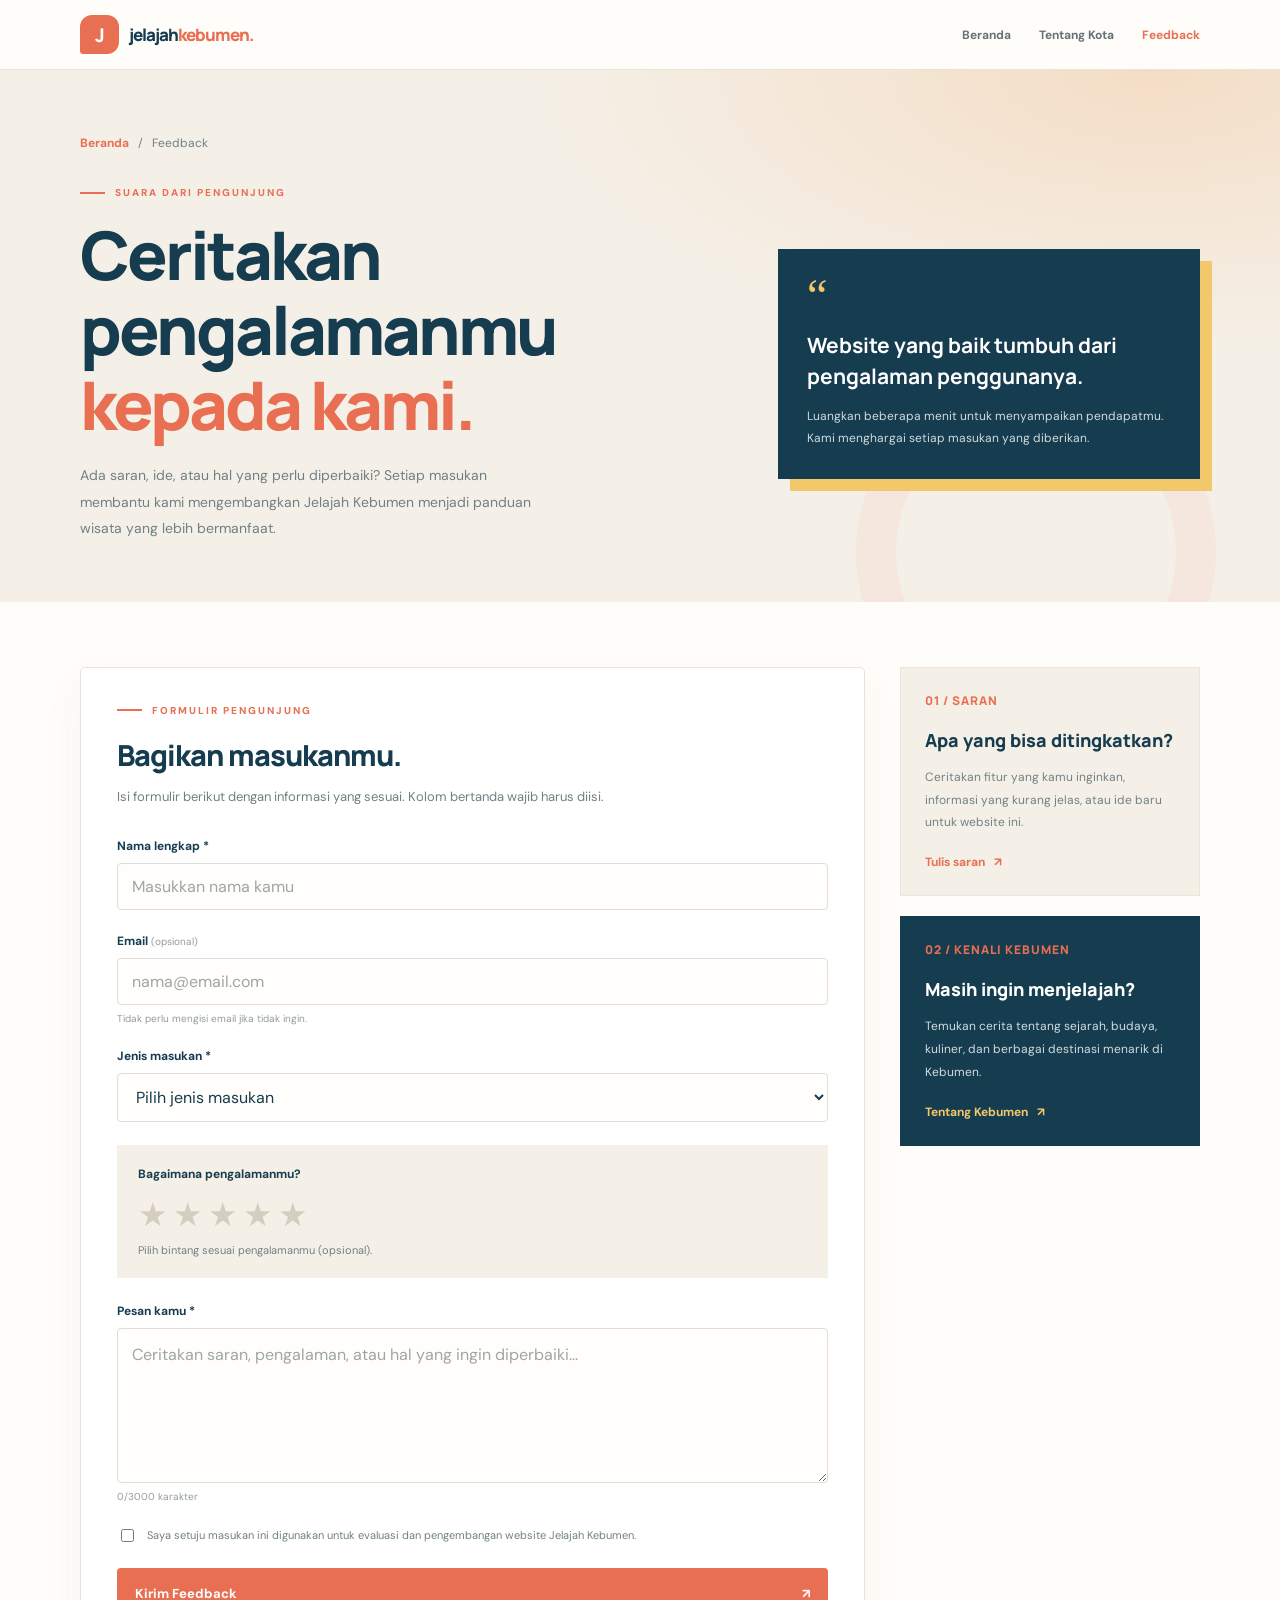
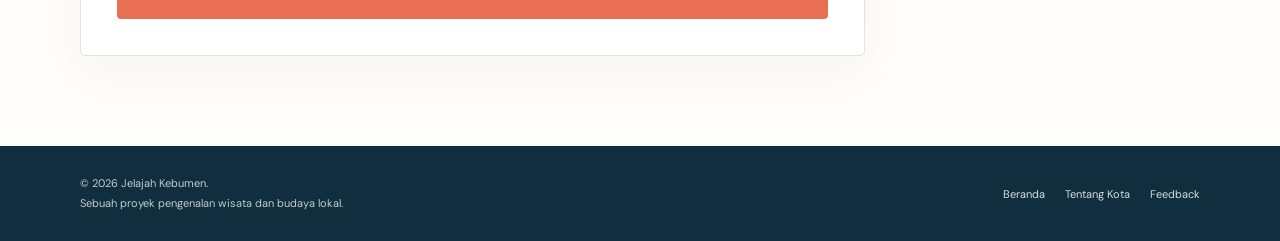
<file: feedback.html>
<!DOCTYPE html>
<html lang="id">
<head>
  <meta charset="UTF-8">
  <meta name="viewport" content="width=device-width, initial-scale=1.0">

  <title>Feedback — Jelajah Kebumen</title>
  <meta name="description" content="Sampaikan saran, kritik, dan pengalamanmu menjelajahi website Jelajah Kebumen.">

  <link rel="preconnect" href="https://fonts.googleapis.com">
  <link rel="preconnect" href="https://fonts.gstatic.com" crossorigin>
  <link href="https://fonts.googleapis.com/css2?family=DM+Sans:wght@400;500;600;700&family=Manrope:wght@400;500;600;700;800&display=swap" rel="stylesheet">

  <style>
    :root {
      --navy: #163c50;
      --navy-dark: #102e3d;
      --coral: #e86f51;
      --yellow: #f3c86b;
      --cream: #f5f0e7;
      --paper: #fffdf9;
      --muted: #718084;
      --line: #e8e3d9;
      --white: #ffffff;
    }

    * {
      box-sizing: border-box;
    }

    html {
      scroll-behavior: smooth;
    }

    body {
      margin: 0;
      color: var(--navy);
      background: var(--paper);
      font-family: "DM Sans", Arial, sans-serif;
    }

    a {
      color: inherit;
      text-decoration: none;
    }

    button,
    input,
    textarea,
    select {
      font: inherit;
    }

    button,
    a,
    input,
    textarea,
    select {
      -webkit-tap-highlight-color: transparent;
    }

    .container {
      width: min(1120px, calc(100% - 40px));
      margin: 0 auto;
    }

    /* NAVIGATION */

    .navbar {
      position: sticky;
      top: 0;
      z-index: 20;
      padding: 15px 0;
      background: rgba(255, 253, 249, .96);
      border-bottom: 1px solid var(--line);
      backdrop-filter: blur(12px);
    }

    .navbar-inner {
      display: flex;
      align-items: center;
      justify-content: space-between;
      gap: 20px;
    }

    .brand {
      display: flex;
      align-items: center;
      gap: 10px;
      font-family: "Manrope", sans-serif;
      font-size: 17px;
      font-weight: 800;
      letter-spacing: -1px;
    }

    .brand-mark {
      display: grid;
      width: 39px;
      height: 39px;
      place-items: center;
      color: white;
      background: var(--coral);
      border-radius: 12px 12px 12px 3px;
      font-size: 19px;
    }

    .brand-name span {
      color: var(--coral);
    }

    .nav-links {
      display: flex;
      align-items: center;
      gap: 28px;
    }

    .nav-links a {
      color: #647276;
      font-size: 12px;
      font-weight: 700;
      transition: color .2s;
    }

    .nav-links a:hover,
    .nav-links a.active {
      color: var(--coral);
    }

    /* INTRO */

    .feedback-hero {
      position: relative;
      overflow: hidden;
      padding: 65px 0 60px;
      background:
        radial-gradient(ellipse at 90% 0%, #f4ddc6 0%, transparent 38%),
        var(--cream);
    }

    .feedback-hero::after {
      position: absolute;
      right: 5%;
      bottom: -130px;
      width: 280px;
      height: 280px;
      border: 40px solid rgba(232, 111, 81, .07);
      border-radius: 50%;
      content: "";
      pointer-events: none;
    }

    .eyebrow {
      display: flex;
      align-items: center;
      gap: 10px;
      margin-bottom: 18px;
      color: var(--coral);
      font-size: 10px;
      font-weight: 800;
      letter-spacing: 2px;
      text-transform: uppercase;
    }

    .eyebrow::before {
      width: 25px;
      height: 2px;
      background: var(--coral);
      content: "";
    }

    .breadcrumb {
      margin-bottom: 35px;
      color: var(--muted);
      font-size: 12px;
    }

    .breadcrumb a {
      color: var(--coral);
      font-weight: 700;
    }

    .hero-grid {
      display: grid;
      grid-template-columns: 1.2fr .8fr;
      align-items: center;
      gap: 65px;
    }

    .hero-copy h1 {
      max-width: 650px;
      margin: 0 0 20px;
      font-family: "Manrope", sans-serif;
      font-size: clamp(42px, 5.5vw, 67px);
      font-weight: 800;
      line-height: 1.12;
      letter-spacing: -3px;
    }

    .hero-copy h1 em {
      color: var(--coral);
      font-style: normal;
    }

    .hero-copy > p {
      max-width: 480px;
      margin: 0;
      color: var(--muted);
      font-size: 14px;
      line-height: 1.9;
    }

    .hero-aside {
      position: relative;
      z-index: 1;
      padding: 29px;
      background: var(--navy);
      box-shadow: 12px 12px 0 var(--yellow);
    }

    .hero-aside .quote-mark {
      margin-bottom: 15px;
      color: var(--yellow);
      font-family: Georgia, serif;
      font-size: 46px;
      line-height: .8;
    }

    .hero-aside h2 {
      margin: 0 0 12px;
      color: white;
      font-family: "Manrope", sans-serif;
      font-size: 21px;
      line-height: 1.5;
    }

    .hero-aside p {
      margin: 0;
      color: #cfdbdd;
      font-size: 12px;
      line-height: 1.9;
    }

    /* MAIN LAYOUT */

    .feedback-main {
      padding: 65px 0 90px;
    }

    .feedback-layout {
      display: grid;
      grid-template-columns: minmax(0, 1fr) 300px;
      align-items: start;
      gap: 35px;
    }

    .form-card {
      padding: 36px;
      background: white;
      border: 1px solid var(--line);
      border-radius: 5px;
      box-shadow: 0 15px 45px rgba(22, 60, 80, .045);
    }

    .form-heading {
      margin-bottom: 30px;
    }

    .form-heading h2 {
      margin: 0 0 10px;
      font-family: "Manrope", sans-serif;
      font-size: 29px;
      font-weight: 800;
      letter-spacing: -1px;
    }

    .form-heading p {
      margin: 0;
      color: var(--muted);
      font-size: 13px;
      line-height: 1.8;
    }

    .field {
      margin-bottom: 23px;
    }

    .field label,
    .field-label {
      display: block;
      margin-bottom: 9px;
      color: var(--navy);
      font-size: 12px;
      font-weight: 700;
    }

    .optional {
      color: #929c9c;
      font-size: 10px;
      font-weight: 400;
    }

    .field input,
    .field textarea,
    .field select {
      display: block;
      width: 100%;
      min-height: 47px;
      padding: 12px 14px;
      color: var(--navy);
      background: #fffefa;
      border: 1px solid #dedfd9;
      border-radius: 4px;
      outline: none;
      transition: border-color .2s, box-shadow .2s;
    }

    .field textarea {
      min-height: 155px;
      resize: vertical;
      line-height: 1.7;
    }

    .field input::placeholder,
    .field textarea::placeholder {
      color: #a0a6a4;
    }

    .field input:focus,
    .field textarea:focus,
    .field select:focus {
      border-color: var(--coral);
      box-shadow: 0 0 0 3px rgba(232, 111, 81, .12);
    }

    .field-help {
      display: block;
      margin-top: 7px;
      color: #929c9c;
      font-size: 10px;
    }

    /* RATING */

    .rating-panel {
      margin-bottom: 25px;
      padding: 21px;
      background: var(--cream);
    }

    .rating-panel .field-label {
      margin-bottom: 13px;
    }

    .rating-options {
      display: flex;
      flex-direction: row-reverse;
      justify-content: flex-end;
      gap: 5px;
      width: fit-content;
    }

    .rating-options input {
      position: absolute;
      width: 1px;
      height: 1px;
      opacity: 0;
    }

    .rating-options label {
      cursor: pointer;
      color: #d5cec0;
      font-size: 33px;
      line-height: 1.2;
      transition: color .15s, transform .15s;
    }

    .rating-options label:hover,
    .rating-options label:hover ~ label,
    .rating-options input:checked ~ label {
      color: #e5a62b;
    }

    .rating-options label:hover {
      transform: scale(1.08);
    }

    .rating-options input:focus-visible + label {
      outline: 2px solid var(--coral);
      outline-offset: 3px;
    }

    .rating-caption {
      margin-top: 8px;
      color: var(--muted);
      font-size: 11px;
    }

    /* SUBMIT */

    .form-bottom {
      display: flex;
      align-items: flex-start;
      gap: 10px;
      margin: 3px 0 23px;
    }

    .form-bottom input {
      margin-top: 3px;
      accent-color: var(--coral);
    }

    .form-bottom label {
      color: var(--muted);
      font-size: 11px;
      line-height: 1.7;
    }

    .submit-button {
      display: flex;
      width: 100%;
      min-height: 51px;
      align-items: center;
      justify-content: space-between;
      gap: 12px;
      padding: 14px 18px;
      color: white;
      background: var(--coral);
      border: 0;
      border-radius: 4px;
      cursor: pointer;
      font-size: 13px;
      font-weight: 700;
      transition: background .2s, transform .2s;
    }

    .submit-button:hover {
      background: var(--navy);
      transform: translateY(-1px);
    }

    .submit-button:disabled {
      opacity: .65;
      cursor: wait;
      transform: none;
    }

    .form-status {
      display: none;
      margin-top: 20px;
      padding: 15px;
      border-radius: 4px;
      font-size: 12px;
      line-height: 1.7;
    }

    .form-status.show {
      display: block;
    }

    .form-status.success {
      color: #21583c;
      background: #e9f5eb;
      border: 1px solid #cbe5d0;
    }

    .form-status.error {
      color: #8b3528;
      background: #fff0ec;
      border: 1px solid #f1c7bb;
    }

    /* SIDEBAR */

    .sidebar {
      display: grid;
      gap: 20px;
    }

    .sidebar-card {
      padding: 24px;
      background: var(--cream);
      border: 1px solid #eee5d8;
    }

    .sidebar-card.dark {
      color: white;
      background: var(--navy);
      border-color: var(--navy);
    }

    .sidebar-number {
      display: block;
      margin-bottom: 18px;
      color: var(--coral);
      font-family: "Manrope", sans-serif;
      font-size: 12px;
      font-weight: 800;
      letter-spacing: 1px;
    }

    .sidebar-card h3 {
      margin: 0 0 12px;
      color: var(--navy);
      font-family: "Manrope", sans-serif;
      font-size: 18px;
      font-weight: 800;
      line-height: 1.5;
    }

    .sidebar-card.dark h3 {
      color: white;
    }

    .sidebar-card p {
      margin: 0;
      color: var(--muted);
      font-size: 12px;
      line-height: 1.9;
    }

    .sidebar-card.dark p {
      color: #d0dcde;
    }

    .sidebar-link {
      display: inline-flex;
      gap: 9px;
      margin-top: 20px;
      color: var(--coral);
      font-size: 12px;
      font-weight: 700;
    }

    .sidebar-card.dark .sidebar-link {
      color: var(--yellow);
    }

    /* FOOTER */

    .footer {
      padding: 28px 0;
      color: #d2dfe1;
      background: var(--navy-dark);
    }

    .footer-inner {
      display: flex;
      align-items: center;
      justify-content: space-between;
      gap: 20px;
    }

    .footer p {
      margin: 0;
      color: #c1ced0;
      font-size: 11px;
      line-height: 1.8;
    }

    .footer-links {
      display: flex;
      flex-wrap: wrap;
      gap: 20px;
    }

    .footer-links a {
      color: #d2dfe1;
      font-size: 11px;
    }

    .footer-links a:hover {
      color: var(--yellow);
    }

    /* RESPONSIVE */

    @media (max-width: 850px) {
      .hero-grid {
        grid-template-columns: 1fr;
        gap: 35px;
      }

      .hero-aside {
        max-width: 520px;
      }

      .feedback-layout {
        grid-template-columns: minmax(0, 1fr) 240px;
        gap: 20px;
      }

      .form-card {
        padding: 26px;
      }
    }

    @media (max-width: 650px) {
      .container {
        width: calc(100% - 32px);
      }

      .navbar-inner {
        flex-wrap: wrap;
        gap: 14px;
      }

      .nav-links {
        width: 100%;
        justify-content: space-between;
        gap: 12px;
      }

      .nav-links a {
        font-size: 11px;
      }

      .feedback-hero {
        padding: 35px 0 45px;
      }

      .breadcrumb {
        margin-bottom: 27px;
      }

      .hero-copy h1 {
        font-size: clamp(42px, 12vw, 58px);
        letter-spacing: -2px;
      }

      .hero-aside {
        padding: 23px;
      }

      .feedback-main {
        padding: 40px 0 60px;
      }

      .feedback-layout {
        grid-template-columns: 1fr;
      }

      .form-card {
        padding: 23px 19px;
      }

      .form-heading h2 {
        font-size: 25px;
      }

      .sidebar {
        grid-template-columns: 1fr;
      }

      .footer-inner {
        align-items: flex-start;
        flex-direction: column;
      }

      .footer-links {
        gap: 15px;
      }
    }

    @media (prefers-reduced-motion: reduce) {
      html {
        scroll-behavior: auto;
      }

      *,
      *::before,
      *::after {
        transition-duration: .01ms !important;
      }
    }
  </style>
</head>

<body>

  <!-- NAVBAR -->
  <header class="navbar">
    <div class="container navbar-inner">

      <a class="brand" href="index.html">
        <span class="brand-mark">J</span>
        <span class="brand-name">jelajah<span>kebumen.</span></span>
      </a>

      <nav class="nav-links" aria-label="Navigasi utama">
        <a href="index.html">Beranda</a>
        <a href="about.html">Tentang Kota</a>
        <a href="feedback.html" class="active" aria-current="page">
          Feedback
        </a>
      </nav>

    </div>
  </header>

  <main>

    <!-- HERO -->
    <section class="feedback-hero">
      <div class="container">

        <div class="breadcrumb">
          <a href="index.html">Beranda</a>
          &nbsp; / &nbsp; Feedback
        </div>

        <div class="hero-grid">

          <div class="hero-copy">
            <div class="eyebrow">Suara dari pengunjung</div>

            <h1>
              Ceritakan pengalamanmu
              <em>kepada kami.</em>
            </h1>

            <p>
              Ada saran, ide, atau hal yang perlu diperbaiki?
              Setiap masukan membantu kami mengembangkan Jelajah
              Kebumen menjadi panduan wisata yang lebih bermanfaat.
            </p>
          </div>

          <aside class="hero-aside">
            <div class="quote-mark" aria-hidden="true">“</div>

            <h2>
              Website yang baik tumbuh dari pengalaman penggunanya.
            </h2>

            <p>
              Luangkan beberapa menit untuk menyampaikan pendapatmu.
              Kami menghargai setiap masukan yang diberikan.
            </p>
          </aside>

        </div>
      </div>
    </section>

    <!-- FORM -->
    <section class="feedback-main">
      <div class="container feedback-layout">

        <section class="form-card">

          <div class="form-heading">
            <div class="eyebrow">Formulir pengunjung</div>
            <h2>Bagikan masukanmu.</h2>
            <p>
              Isi formulir berikut dengan informasi yang sesuai.
              Kolom bertanda wajib harus diisi.
            </p>
          </div>

          <form id="feedbackForm">

            <div class="field">
              <label for="fullName">
                Nama lengkap <span aria-hidden="true">*</span>
              </label>

              <input
                type="text"
                id="fullName"
                name="nama"
                placeholder="Masukkan nama kamu"
                maxlength="100"
                autocomplete="name"
                required
              >
            </div>

            <div class="field">
              <label for="email">
                Email <span class="optional">(opsional)</span>
              </label>

              <input
                type="email"
                id="email"
                name="email"
                placeholder="nama@email.com"
                maxlength="254"
                autocomplete="email"
              >

              <span class="field-help">
                Tidak perlu mengisi email jika tidak ingin.
              </span>
            </div>

            <div class="field">
              <label for="category">
                Jenis masukan <span aria-hidden="true">*</span>
              </label>

              <select id="category" name="kategori" required>
                <option value="" selected disabled>
                  Pilih jenis masukan
                </option>
                <option value="Saran">Saran</option>
                <option value="Kritik">Kritik</option>
                <option value="Informasi wisata">Informasi wisata</option>
                <option value="Desain website">Desain website</option>
                <option value="Laporan kesalahan">Laporan kesalahan</option>
                <option value="Lainnya">Lainnya</option>
              </select>
            </div>

            <div class="rating-panel">
              <span class="field-label">
                Bagaimana pengalamanmu?
              </span>

              <div class="rating-options" role="radiogroup"
                   aria-label="Rating pengalaman">

                <input type="radio" id="star5" name="rating" value="5">
                <label for="star5" title="5 bintang">★</label>

                <input type="radio" id="star4" name="rating" value="4">
                <label for="star4" title="4 bintang">★</label>

                <input type="radio" id="star3" name="rating" value="3">
                <label for="star3" title="3 bintang">★</label>

                <input type="radio" id="star2" name="rating" value="2">
                <label for="star2" title="2 bintang">★</label>

                <input type="radio" id="star1" name="rating" value="1">
                <label for="star1" title="1 bintang">★</label>

              </div>

              <div class="rating-caption" id="ratingCaption">
                Pilih bintang sesuai pengalamanmu (opsional).
              </div>
            </div>

            <div class="field">
              <label for="message">
                Pesan kamu <span aria-hidden="true">*</span>
              </label>

              <textarea
                id="message"
                name="pesan"
                placeholder="Ceritakan saran, pengalaman, atau hal yang ingin diperbaiki..."
                minlength="5"
                maxlength="3000"
                required
              ></textarea>

              <span class="field-help">
                <span id="characterCount">0</span>/3000 karakter
              </span>
            </div>

            <div class="form-bottom">
              <input
                type="checkbox"
                id="consent"
                name="persetujuan"
                required
              >

              <label for="consent">
                Saya setuju masukan ini digunakan untuk evaluasi
                dan pengembangan website Jelajah Kebumen.
              </label>
            </div>

            <button class="submit-button" type="submit" id="submitButton">
              <span id="submitText">Kirim Feedback</span>
              <span aria-hidden="true">↗</span>
            </button>

            <div
              class="form-status"
              id="formStatus"
              role="status"
              aria-live="polite"
            ></div>

          </form>
        </section>

        <!-- SIDEBAR -->
        <aside class="sidebar">

          <div class="sidebar-card">
            <span class="sidebar-number">01 / SARAN</span>

            <h3>Apa yang bisa ditingkatkan?</h3>

            <p>
              Ceritakan fitur yang kamu inginkan, informasi yang
              kurang jelas, atau ide baru untuk website ini.
            </p>

            <a class="sidebar-link" href="#feedbackForm">
              Tulis saran <span aria-hidden="true">↗</span>
            </a>
          </div>

          <div class="sidebar-card dark">
            <span class="sidebar-number">02 / KENALI KEBUMEN</span>

            <h3>Masih ingin menjelajah?</h3>

            <p>
              Temukan cerita tentang sejarah, budaya, kuliner,
              dan berbagai destinasi menarik di Kebumen.
            </p>

            <a class="sidebar-link" href="about.html">
              Tentang Kebumen <span aria-hidden="true">↗</span>
            </a>
          </div>

        </aside>

      </div>
    </section>

  </main>

  <!-- FOOTER -->
  <footer class="footer">
    <div class="container footer-inner">

      <p>
        © <span id="currentYear"></span> Jelajah Kebumen.<br>
        Sebuah proyek pengenalan wisata dan budaya lokal.
      </p>

      <nav class="footer-links" aria-label="Navigasi footer">
        <a href="index.html">Beranda</a>
        <a href="about.html">Tentang Kota</a>
        <a href="feedback.html">Feedback</a>
      </nav>

    </div>
  </footer>

  <script>
    document.addEventListener("DOMContentLoaded", function () {
      const form = document.getElementById("feedbackForm");
      const message = document.getElementById("message");
      const characterCount = document.getElementById("characterCount");
      const status = document.getElementById("formStatus");
      const submitButton = document.getElementById("submitButton");
      const submitText = document.getElementById("submitText");
      const ratingCaption = document.getElementById("ratingCaption");

      document.getElementById("currentYear").textContent =
        new Date().getFullYear();

      // Hitung karakter pesan.
      message.addEventListener("input", function () {
        characterCount.textContent = message.value.length;
      });

      // Teks rating.
      const ratingDescriptions = {
        1: "Kurang memuaskan",
        2: "Perlu banyak perbaikan",
        3: "Cukup baik",
        4: "Memuaskan",
        5: "Sangat memuaskan"
      };

      document.querySelectorAll('input[name="rating"]').forEach(
        function (radio) {
          radio.addEventListener("change", function () {
            ratingCaption.textContent =
              ratingDescriptions[radio.value];
          });
        }
      );

      function showStatus(text, type) {
        status.textContent = text;
        status.className = "form-status show " + type;
      }

      /*
       * MODE DEMO:
       * Data hanya disimpan di browser yang digunakan.
       * Data tidak otomatis dikirim ke pemilik website.
       *
       * Untuk menerima feedback sungguhan, hubungkan ke backend
       * atau layanan formulir menggunakan konfigurasi di bawah.
       */

      const FORM_ENDPOINT = "";

      form.addEventListener("submit", async function (event) {
        event.preventDefault();

        if (!form.reportValidity()) {
          return;
        }

        const selectedRating =
          form.querySelector('input[name="rating"]:checked');

        const feedback = {
          id: Date.now(),
          nama: form.elements.nama.value.trim(),
          email: form.elements.email.value.trim(),
          kategori: form.elements.kategori.value,
          rating: selectedRating ? Number(selectedRating.value) : null,
          pesan: form.elements.pesan.value.trim(),
          tanggal: new Date().toISOString()
        };

        if (
          !feedback.nama ||
          !feedback.kategori ||
          feedback.pesan.length < 5
        ) {
          showStatus(
            "Mohon periksa kembali nama, kategori, dan pesan kamu.",
            "error"
          );
          return;
        }

        submitButton.disabled = true;
        submitText.textContent = "Mengirim...";

        try {
          if (FORM_ENDPOINT) {
            // MODE ONLINE: kirim ke endpoint backend.
            const response = await fetch(FORM_ENDPOINT, {
              method: "POST",
              headers: {
                "Content-Type": "application/json",
                "Accept": "application/json"
              },
              body: JSON.stringify(feedback)
            });

            if (!response.ok) {
              throw new Error("Pengiriman gagal.");
            }

            showStatus(
              "Terima kasih! Feedback berhasil dikirim.",
              "success"
            );

          } else {
            // MODE DEMO: simpan di browser lokal.
            // Tidak sama dengan database atau penyimpanan online.
            const storageKey = "jelajahKebumenFeedback";
            const previous = JSON.parse(
              localStorage.getItem(storageKey) || "[]"
            );

            if (!Array.isArray(previous)) {
              throw new Error("Penyimpanan lokal tidak valid.");
            }

            previous.push(feedback);

            localStorage.setItem(
              storageKey,
              JSON.stringify(previous)
            );

            showStatus(
              "Feedback tersimpan di browser ini sebagai DEMO. " +
              "Pesan belum dikirim ke pemilik website. " +
              "Hubungkan backend untuk menerima masukan pengunjung secara online.",
              "success"
            );
          }

          form.reset();
          characterCount.textContent = "0";
          ratingCaption.textContent =
            "Pilih bintang sesuai pengalamanmu (opsional).";

        } catch (error) {
          console.error("Feedback error:", error);

          showStatus(
            "Feedback belum berhasil dikirim. Periksa koneksi " +
            "atau konfigurasi backend, lalu coba lagi.",
            "error"
          );

        } finally {
          submitButton.disabled = false;
          submitText.textContent = "Kirim Feedback";
        }
      });
    });
  </script>

</body>
</html>
</file>
